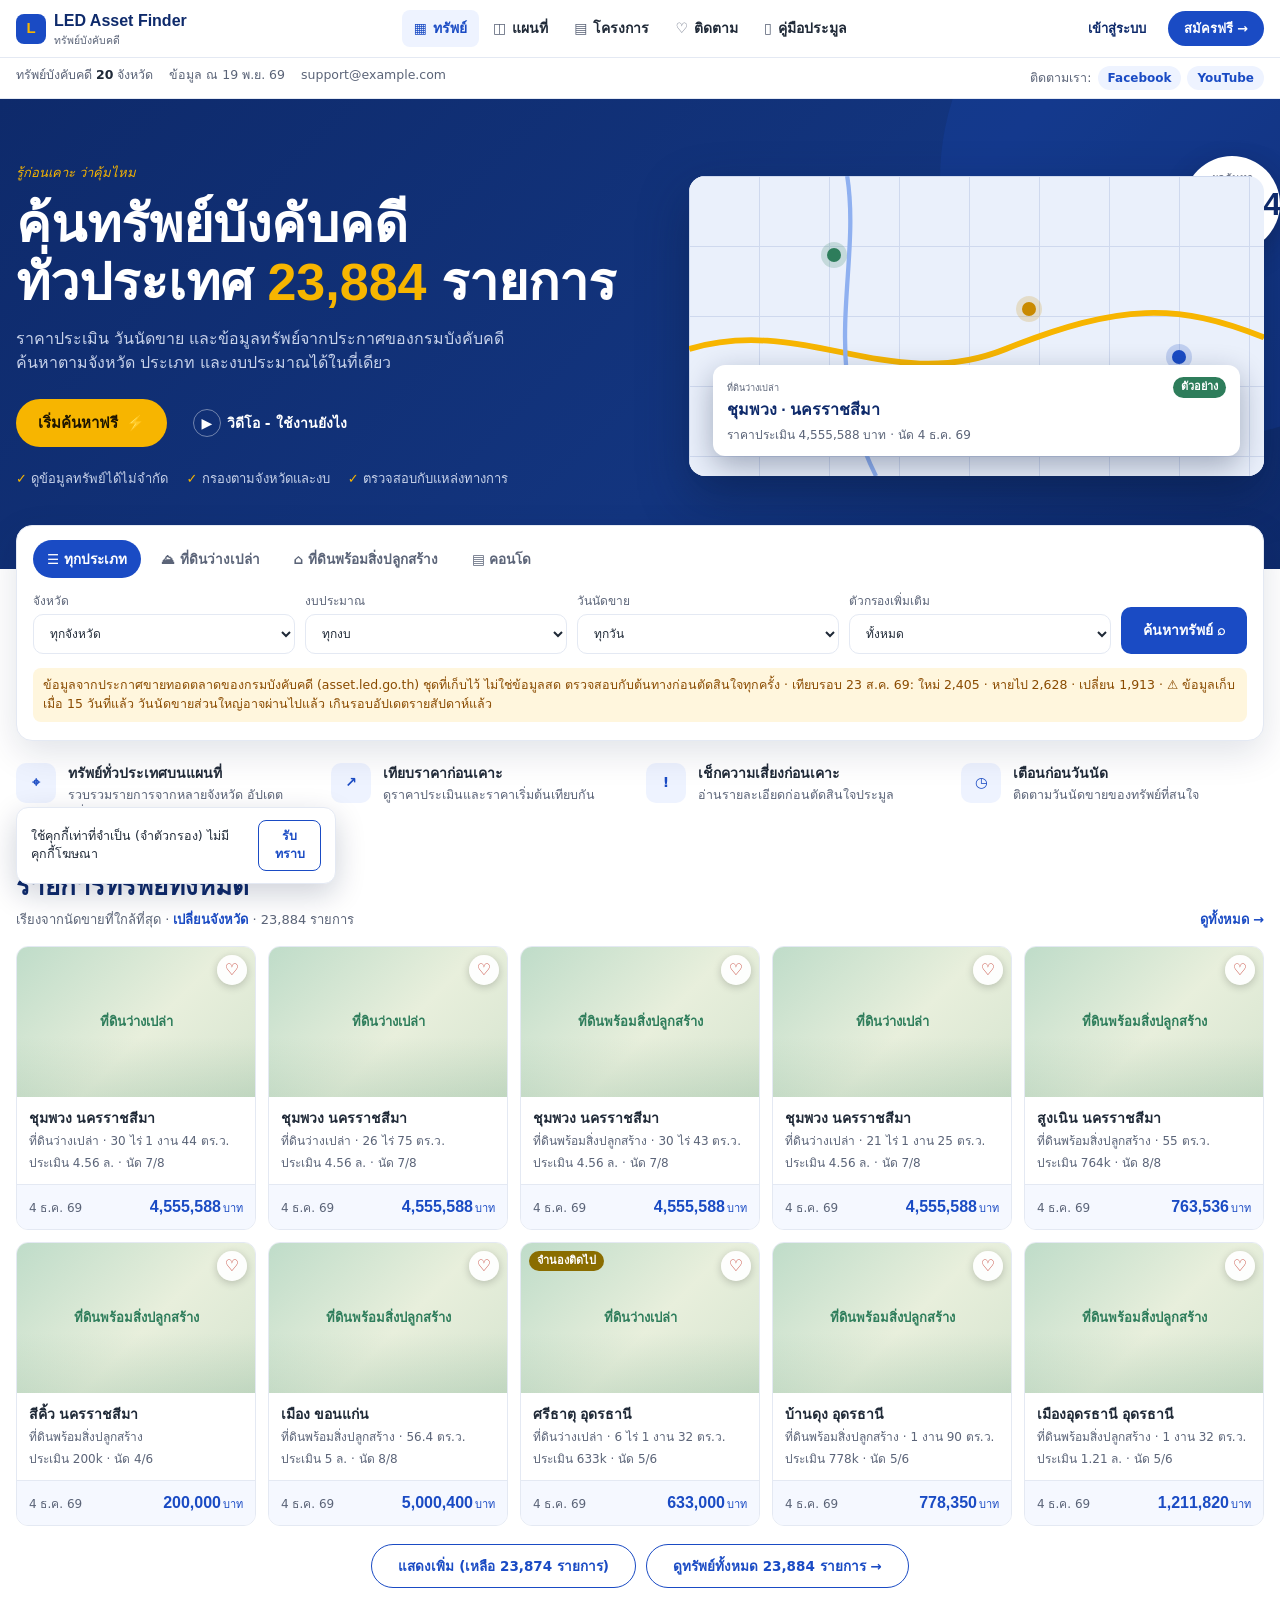
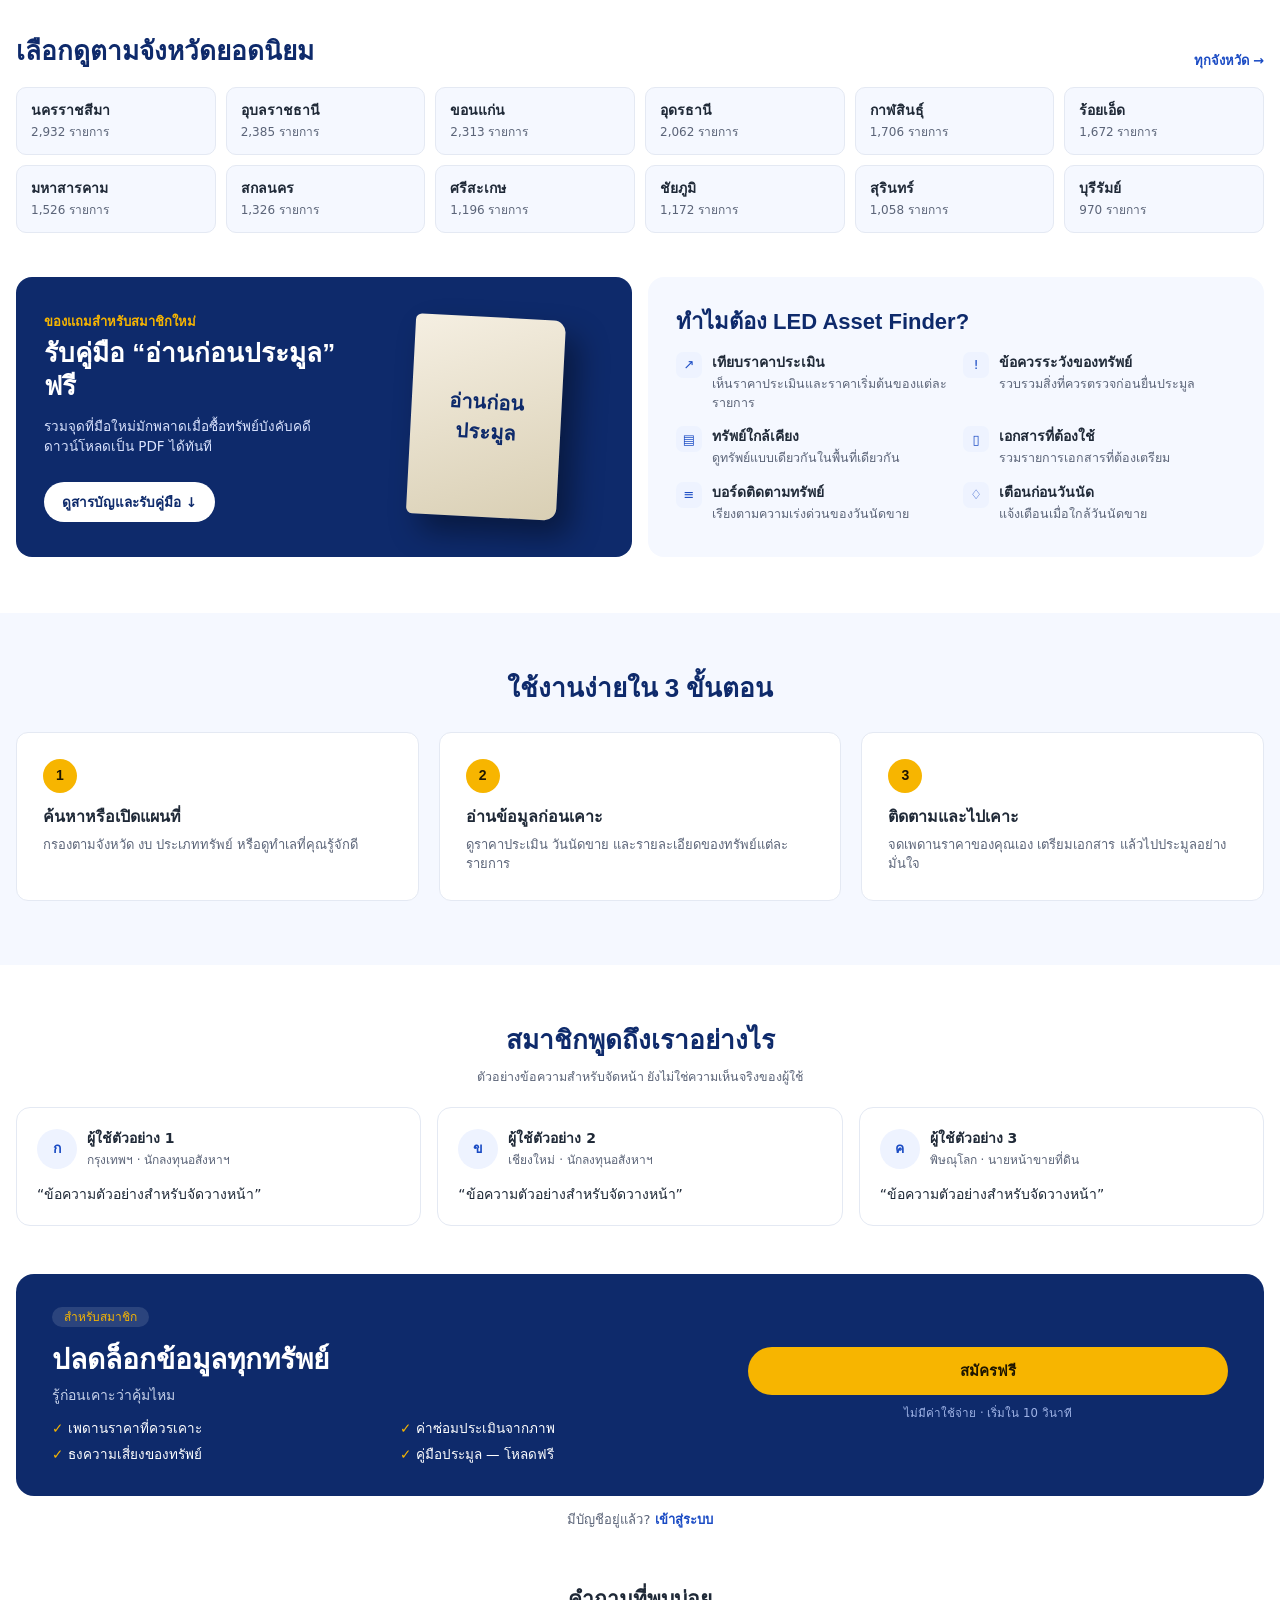
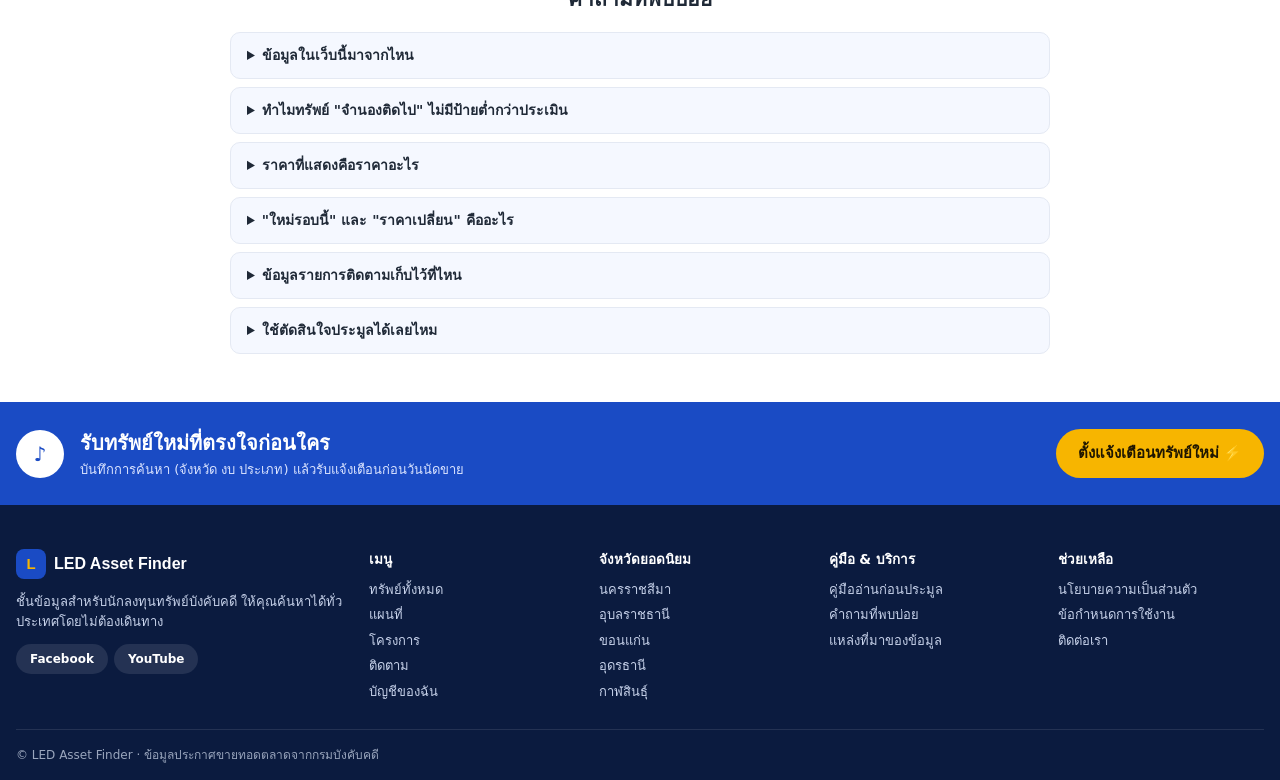
<file: site/index.html>
<!doctype html>
<html lang="th">
<head>
  <meta charset="utf-8">
  <meta name="viewport" content="width=device-width, initial-scale=1">
  <title>ค้นหาทรัพย์บังคับคดี | LED Asset Finder</title>
  <meta name="description" content="ค้นหาทรัพย์ประกาศขายทอดตลาดแยกตามจังหวัดและประเภท">
  <link rel="stylesheet" href="css/styles.css?v=8">
</head>
<body>
  <header class="site-header">
    <div class="wrap bar">
      <a class="brand" href="#top">
        <span class="brand-mark">L</span>
        <span>LED Asset Finder<small>ทรัพย์บังคับคดี</small></span>
      </a>
      <button class="menu-toggle" id="menuToggle" aria-expanded="false" aria-controls="mainNav">เมนู</button>
      <nav id="mainNav" class="main-nav" aria-label="เมนูหลัก">
        <a href="#top" class="active" data-action="all"><i>▦</i>ทรัพย์</a>
        <a href="map.html"><i>◫</i>แผนที่</a>
        <a href="#results" data-action="condo"><i>▤</i>โครงการ</a>
        <a href="#follow" data-action="follow"><i>♡</i>ติดตาม <em class="badge-n" data-follow-count></em></a>
        <a href="#guide" data-action="guide"><i>▯</i>คู่มือประมูล</a>
      </nav>
      <div class="header-actions">
        <a class="btn-ghost" id="loginBtn" href="#" data-action="login">เข้าสู่ระบบ</a>
        <a class="btn-signup" id="signupBtn" href="#" data-action="signup">สมัครฟรี →</a>
      </div>
    </div>
  </header>

  <div class="subbar">
    <div class="wrap">
      <span class="sub-left">ทรัพย์บังคับคดี <strong id="subCount">0</strong> จังหวัด<em id="subUpdated">อัปเดตทุกวัน</em><em>support@example.com</em></span>
      <span class="sub-right">ติดตามเรา: <a class="chip" href="https://www.facebook.com/" target="_blank" rel="noopener">Facebook</a><a class="chip" href="https://www.youtube.com/" target="_blank" rel="noopener">YouTube</a></span>
    </div>
  </div>

  <main id="top">
    <section class="hero" id="search">
      <div class="wrap hero-grid">
        <div>
          <p class="eyebrow">รู้ก่อนเคาะ ว่าคุ้มไหม</p>
          <h1>ค้นทรัพย์บังคับคดี<br>ทั่วประเทศ <span class="count" id="heroCount">0</span> รายการ</h1>
          <p class="lead">ราคาประเมิน วันนัดขาย และข้อมูลทรัพย์จากประกาศของกรมบังคับคดี ค้นหาตามจังหวัด ประเภท และงบประมาณได้ในที่เดียว</p>
          <div class="hero-actions">
            <a class="btn-cta" href="#results" data-action="search">เริ่มค้นหาฟรี <b>⚡</b></a>
            <a class="btn-line" href="#" data-action="video"><span>▶</span>วิดีโอ - ใช้งานยังไง</a>
          </div>
          <ul class="checks">
            <li>ดูข้อมูลทรัพย์ได้ไม่จำกัด</li>
            <li>กรองตามจังหวัดและงบ</li>
            <li>ตรวจสอบกับแหล่งทางการ</li>
          </ul>
        </div>
        <div class="preview" aria-hidden="true">
          <div class="badge-count"><div><span>ผลค้นหา</span><b id="badgeCount">0</b><span>รายการ</span></div></div>
          <div class="preview-map">
            <svg viewBox="0 0 400 260" preserveAspectRatio="none" class="roads">
              <path d="M0 150 C80 120 140 190 220 150 S340 110 400 140" />
              <path d="M110 0 C120 80 90 160 130 260" class="thin" />
            </svg>
            <span class="pin g" style="left:24%;top:24%"></span>
            <span class="pin y" style="left:58%;top:42%"></span>
            <span class="pin b" style="left:84%;top:58%"></span>
          </div>
          <div class="preview-card">
            <div class="pc-top"><small id="previewType">ทรัพย์</small><span class="pill">ตัวอย่าง</span></div>
            <b id="previewTitle">ตัวอย่างรายการ</b>
            <p id="previewMeta">เลือกจังหวัดเพื่อดูรายการ</p>
          </div>
        </div>
      </div>
    </section>

    <div class="wrap">
      <form class="search-panel" id="searchForm" role="search">
        <div class="tabs" role="tablist" aria-label="ประเภททรัพย์" id="typeTabs">
          <button type="button" class="tab" role="tab" data-type="" aria-selected="true">☰ ทุกประเภท</button>
          <button type="button" class="tab" role="tab" data-type="land" aria-selected="false">⛰ ที่ดินว่างเปล่า</button>
          <button type="button" class="tab" role="tab" data-type="house" aria-selected="false">⌂ ที่ดินพร้อมสิ่งปลูกสร้าง</button>
          <button type="button" class="tab" role="tab" data-type="condo" aria-selected="false">▤ คอนโด</button>
        </div>
        <div class="search-form">
          <label class="field"><span>จังหวัด</span>
            <select id="provinceSelect" name="province"></select>
          </label>
          <label class="field"><span>งบประมาณ</span>
            <select id="budgetSelect" name="budget">
              <option value="">ทุกงบ</option>
              <option value="300000">≤ 3 แสน</option>
              <option value="500000">≤ 5 แสน</option>
              <option value="1000000">≤ 1 ล้าน</option>
              <option value="3000000">≤ 3 ล้าน</option>
              <option value="10000000">≤ 10 ล้าน</option>
            </select>
          </label>
          <label class="field"><span>วันนัดขาย</span>
            <select id="dateSelect" name="date">
              <option value="">ทุกวัน</option>
              <option value="7">ภายใน 7 วัน</option>
              <option value="30">ภายใน 30 วัน</option>
              <option value="90">ภายใน 3 เดือน</option>
            </select>
          </label>
          <label class="field"><span>ตัวกรองเพิ่มเติม</span>
            <select id="signalSelect" name="signal">
              <option value="">ทั้งหมด</option>
              <option value="discount">ต่ำกว่าราคาประเมิน</option>
              <option value="nomort">ไม่ติดจำนอง</option>
              <option value="parcel">มีพิกัดแปลง</option>
              <option value="new">ใหม่รอบนี้</option>
            </select>
          </label>
          <button type="submit" class="btn-primary">ค้นหาทรัพย์ ⌕</button>
        </div>
        <p class="notice" id="dataNotice"></p>
      </form>

      <div class="features">
        <div class="feature"><span class="ico">⌖</span><div><b>ทรัพย์ทั่วประเทศบนแผนที่</b><p>รวบรวมรายการจากหลายจังหวัด อัปเดตสม่ำเสมอ</p></div></div>
        <div class="feature"><span class="ico">↗</span><div><b>เทียบราคาก่อนเคาะ</b><p>ดูราคาประเมินและราคาเริ่มต้นเทียบกัน</p></div></div>
        <div class="feature"><span class="ico">!</span><div><b>เช็กความเสี่ยงก่อนเคาะ</b><p>อ่านรายละเอียดก่อนตัดสินใจประมูล</p></div></div>
        <div class="feature"><span class="ico">◷</span><div><b>เตือนก่อนวันนัด</b><p>ติดตามวันนัดขายของทรัพย์ที่สนใจ</p></div></div>
      </div>

      <section class="section" id="results" aria-live="polite">
        <div class="section-head">
          <div>
            <h2 id="resultTitle">รายการทรัพย์ทั้งหมด</h2>
            <p>เรียงจากนัดขายที่ใกล้ที่สุด · <a class="link" href="#" data-action="provinces">เปลี่ยนจังหวัด</a> · <span id="resultCount"></span></p>
          </div>
          <a class="more-link" href="#" data-action="all">ดูทั้งหมด →</a>
        </div>
        <div class="cards" id="cards"></div>
        <p class="empty" id="empty" hidden>ไม่พบรายการตามเงื่อนไข</p>
        <div class="section-foot"><button type="button" class="btn-outline" id="moreBtn" hidden></button> <a class="btn-outline" href="#" data-action="all">ดูทรัพย์ทั้งหมด <span id="allCount">0</span> รายการ →</a></div>
      </section>

      <section class="section" id="provinces">
        <div class="section-head">
          <div><h2>เลือกดูตามจังหวัดยอดนิยม</h2></div>
          <a class="more-link" href="#" data-action="provinces">ทุกจังหวัด →</a>
        </div>
        <div class="provinces" id="provinceGrid"></div>
      </section>

      <section class="section" id="guide">
        <div class="duo">
          <div class="promo">
            <div>
              <p class="kicker">ของแถมสำหรับสมาชิกใหม่</p>
              <h3>รับคู่มือ “อ่านก่อนประมูล” ฟรี</h3>
              <p>รวมจุดที่มือใหม่มักพลาดเมื่อซื้อทรัพย์บังคับคดี ดาวน์โหลดเป็น PDF ได้ทันที</p>
              <a class="btn-white" href="#" data-action="guide">ดูสารบัญและรับคู่มือ ↓</a>
            </div>
            <div class="book" aria-hidden="true"><div class="book-cover">อ่านก่อน<br>ประมูล</div></div>
          </div>
          <div class="why">
            <h3>ทำไมต้อง LED Asset Finder?</h3>
            <div class="why-grid">
              <div><i>↗</i><b>เทียบราคาประเมิน</b><p>เห็นราคาประเมินและราคาเริ่มต้นของแต่ละรายการ</p></div>
              <div><i>!</i><b>ข้อควรระวังของทรัพย์</b><p>รวบรวมสิ่งที่ควรตรวจก่อนยื่นประมูล</p></div>
              <div><i>▤</i><b>ทรัพย์ใกล้เคียง</b><p>ดูทรัพย์แบบเดียวกันในพื้นที่เดียวกัน</p></div>
              <div><i>▯</i><b>เอกสารที่ต้องใช้</b><p>รวมรายการเอกสารที่ต้องเตรียม</p></div>
              <div><i>≡</i><b>บอร์ดติดตามทรัพย์</b><p>เรียงตามความเร่งด่วนของวันนัดขาย</p></div>
              <div><i>♢</i><b>เตือนก่อนวันนัด</b><p>แจ้งเตือนเมื่อใกล้วันนัดขาย</p></div>
            </div>
          </div>
        </div>
      </section>
    </div>

    <section class="band" id="how">
      <div class="wrap">
        <h2 class="center">ใช้งานง่ายใน 3 ขั้นตอน</h2>
        <div class="steps">
          <div class="step"><span class="num">1</span><h3>ค้นหาหรือเปิดแผนที่</h3><p>กรองตามจังหวัด งบ ประเภททรัพย์ หรือดูทำเลที่คุณรู้จักดี</p></div>
          <div class="step"><span class="num">2</span><h3>อ่านข้อมูลก่อนเคาะ</h3><p>ดูราคาประเมิน วันนัดขาย และรายละเอียดของทรัพย์แต่ละรายการ</p></div>
          <div class="step"><span class="num">3</span><h3>ติดตามและไปเคาะ</h3><p>จดเพดานราคาของคุณเอง เตรียมเอกสาร แล้วไปประมูลอย่างมั่นใจ</p></div>
        </div>
      </div>
    </section>

    <div class="wrap">
      <section class="section" id="reviews">
        <h2 class="center">สมาชิกพูดถึงเราอย่างไร</h2>
        <p class="center muted-note">ตัวอย่างข้อความสำหรับจัดหน้า ยังไม่ใช่ความเห็นจริงของผู้ใช้</p>
        <div class="reviews">
          <figure class="review"><div class="who"><span class="avatar">ก</span><div><b>ผู้ใช้ตัวอย่าง 1</b><small>กรุงเทพฯ · นักลงทุนอสังหาฯ</small></div></div><blockquote>“ข้อความตัวอย่างสำหรับจัดวางหน้า”</blockquote></figure>
          <figure class="review"><div class="who"><span class="avatar">ข</span><div><b>ผู้ใช้ตัวอย่าง 2</b><small>เชียงใหม่ · นักลงทุนอสังหาฯ</small></div></div><blockquote>“ข้อความตัวอย่างสำหรับจัดวางหน้า”</blockquote></figure>
          <figure class="review"><div class="who"><span class="avatar">ค</span><div><b>ผู้ใช้ตัวอย่าง 3</b><small>พิษณุโลก · นายหน้าขายที่ดิน</small></div></div><blockquote>“ข้อความตัวอย่างสำหรับจัดวางหน้า”</blockquote></figure>
        </div>
      </section>

      <section class="member" id="member">
        <div>
          <span class="tag">สำหรับสมาชิก</span>
          <h2>ปลดล็อกข้อมูลทุกทรัพย์</h2>
          <p>รู้ก่อนเคาะว่าคุ้มไหม</p>
          <ul>
            <li>เพดานราคาที่ควรเคาะ</li><li>ค่าซ่อมประเมินจากภาพ</li>
            <li>ธงความเสี่ยงของทรัพย์</li><li>คู่มือประมูล — โหลดฟรี</li>
          </ul>
        </div>
        <div class="member-cta">
          <a class="btn-cta full" href="#" data-action="signup">สมัครฟรี</a>
          <small>ไม่มีค่าใช้จ่าย · เริ่มใน 10 วินาที</small>
        </div>
      </section>
      <p class="center login-hint">มีบัญชีอยู่แล้ว? <a class="link" href="#" data-action="login">เข้าสู่ระบบ</a></p>
    </div>

    <div class="wrap">
      <section class="section" id="faq">
        <h2 class="center">คำถามที่พบบ่อย</h2>
        <div class="faq">
          <details><summary>ข้อมูลในเว็บนี้มาจากไหน</summary><p>ต้นทางคือประกาศขายทอดตลาดของกรมบังคับคดี เก็บเป็นรอบและประมวลผลทุกสัปดาห์ เว็บแสดงข้อมูลตามวันที่ในแถบด้านบน ไม่ใช่ข้อมูลสด และไม่แสดงชื่อคู่ความหรือผู้ถือกรรมสิทธิ์ ตำแหน่งบนแผนที่มาจากกรมที่ดิน (หมุดแปลง) หรือประมาณระดับตำบล (วงกลมประ)</p></details>
          <details><summary>ทำไมทรัพย์ "จำนองติดไป" ไม่มีป้ายต่ำกว่าประเมิน</summary><p>ทรัพย์แบบนี้ตั้งราคาเคาะต่ำ แต่ผู้ซื้อต้องรับภาระจำนองเพิ่ม เงินที่จ่ายจริงจึงอาจสูงกว่าราคาประเมินมาก เว็บยังไม่มียอดหนี้จึงไม่คำนวณส่วนลดให้</p></details>
          <details><summary>ราคาที่แสดงคือราคาอะไร</summary><p>การ์ดแสดงราคาเริ่มต้นเมื่อมี ถ้าไม่มีจะแสดงราคาประเมิน ป้าย "ต่ำกว่าประเมิน" แสดงเมื่อราคาเริ่มต้นต่ำกว่าราคาประเมิน</p></details>
          <details><summary>"ใหม่รอบนี้" และ "ราคาเปลี่ยน" คืออะไร</summary><p>ระบบเทียบข้อมูลรอบล่าสุดกับรอบก่อนหน้า รายการที่ไม่เคยอยู่ในรอบก่อนจะติดป้าย "ใหม่" รายการที่ราคาเริ่มต้นหรือวันนัดเปลี่ยนจะแจ้งไว้ในรายละเอียด ไม่ใช่คำแนะนำซื้อหรือขาย</p></details>
          <details><summary>ข้อมูลรายการติดตามเก็บไว้ที่ไหน</summary><p>เก็บในเบราว์เซอร์ของคุณเท่านั้น หากล้างข้อมูลเบราว์เซอร์ รายการจะหายไป</p></details>
          <details><summary>ใช้ตัดสินใจประมูลได้เลยไหม</summary><p>ไม่ควร ให้ตรวจประกาศและเงื่อนไขกับกรมบังคับคดีทุกครั้งก่อนเข้าประมูล</p></details>
        </div>
      </section>
    </div>

    <section class="alert-band" id="follow">
      <div class="wrap alert-in">
        <span class="bell">♪</span>
        <div><h3>รับทรัพย์ใหม่ที่ตรงใจก่อนใคร</h3><p>บันทึกการค้นหา (จังหวัด งบ ประเภท) แล้วรับแจ้งเตือนก่อนวันนัดขาย</p></div>
        <a class="btn-cta" href="#" data-action="alert">ตั้งแจ้งเตือนทรัพย์ใหม่ ⚡</a>
      </div>
    </section>
  </main>

  <footer class="site-footer">
    <div class="wrap">
      <div class="foot-grid">
        <div>
          <a class="brand light" href="#top"><span class="brand-mark">L</span><span>LED Asset Finder</span></a>
          <p>ชั้นข้อมูลสำหรับนักลงทุนทรัพย์บังคับคดี ให้คุณค้นหาได้ทั่วประเทศโดยไม่ต้องเดินทาง</p>
          <div class="foot-social"><a class="chip dark" href="https://www.facebook.com/" target="_blank" rel="noopener">Facebook</a><a class="chip dark" href="https://www.youtube.com/" target="_blank" rel="noopener">YouTube</a></div>
        </div>
        <div>
          <h4>เมนู</h4>
          <ul><li><a href="#" data-action="all">ทรัพย์ทั้งหมด</a></li><li><a href="map.html">แผนที่</a></li><li><a href="#" data-action="condo">โครงการ</a></li><li><a href="#" data-action="follow">ติดตาม</a></li><li><a href="#" data-action="login">บัญชีของฉัน</a></li></ul>
        </div>
        <div>
          <h4>จังหวัดยอดนิยม</h4>
          <ul id="footProvinces"></ul>
        </div>
        <div>
          <h4>คู่มือ &amp; บริการ</h4>
          <ul><li><a href="#" data-action="guide">คู่มืออ่านก่อนประมูล</a></li><li><a href="#faq">คำถามที่พบบ่อย</a></li><li><a href="#" data-info="about">แหล่งที่มาของข้อมูล</a></li></ul>
        </div>
        <div>
          <h4>ช่วยเหลือ</h4>
          <ul><li><a href="#" data-info="privacy">นโยบายความเป็นส่วนตัว</a></li><li><a href="#" data-info="terms">ข้อกำหนดการใช้งาน</a></li><li><a href="#" data-info="contact">ติดต่อเรา</a></li></ul>
        </div>
      </div>
      <div class="foot-bottom" id="about">© LED Asset Finder · ข้อมูลประกาศขายทอดตลาดจากกรมบังคับคดี <span id="footNote"></span></div>
    </div>
  </footer>

  <div class="cookie" id="cookie">
    <p>ใช้คุกกี้เท่าที่จำเป็น (จำตัวกรอง) ไม่มีคุกกี้โฆษณา</p>
    <button type="button" id="cookieOk">รับทราบ</button>
  </div>

  <div class="modal" id="modal" hidden role="dialog" aria-modal="true" aria-labelledby="modalTitle">
    <div class="modal-box">
      <div class="modal-head"><h3 id="modalTitle"></h3><button type="button" class="x" data-close aria-label="ปิด">✕</button></div>
      <div class="modal-body" id="modalBody"></div>
    </div>
  </div>

  <script type="module" src="js/app.js?v=8"></script>
</body>
</html>
</file>
<file: site/css/styles.css>
:root {
  --ink: #1f2937;
  --muted: #5b6478;
  --bg: #ffffff;
  --soft: #f5f8ff;
  --soft-2: #eef3ff;
  --card: #ffffff;
  --navy: #0e2a6b;
  --navy-deep: #0b1b3f;
  --blue: #1a4bc4;
  --yellow: #f7b500;
  --green: #2e7d5b;
  --green-soft: #e3f4f1;
  --line: #e4e9f3;
  --radius: 12px;
}
* { box-sizing: border-box; }
html { scroll-behavior: smooth; }
body {
  margin: 0;
  font-family: Inter, Sarabun, "Noto Sans Thai", system-ui, sans-serif;
  font-size: 14px;
  color: var(--ink);
  background: var(--bg);
  line-height: 1.5;
}
h1, h2, h3, .brand, .btn-primary, .btn-cta { font-family: Prompt, Sarabun, "Noto Sans Thai", sans-serif; }
a { color: inherit; text-decoration: none; }
button, input, select { font: inherit; }
.wrap { width: 100%; max-width: 1280px; margin: 0 auto; padding: 0 16px; }

/* header */
.site-header {
  position: sticky; top: 0; z-index: 30; background: #fffffff2; backdrop-filter: blur(8px);
  border-bottom: 1px solid var(--line);
}
.bar { display: flex; align-items: center; justify-content: space-between; height: 57px; gap: 16px; }
.brand { display: flex; align-items: center; gap: 8px; font-weight: 700; font-size: 16px; color: var(--navy); }
.brand-mark {
  width: 30px; height: 30px; border-radius: 8px; background: var(--blue);
  display: grid; place-items: center; color: var(--yellow); font-weight: 800; font-size: 15px;
}
.brand small { display: block; font-weight: 400; font-size: 10.5px; color: var(--muted); }
.main-nav { display: flex; align-items: center; gap: 2px; }
.main-nav a {
  padding: 8px 12px; border-radius: 8px; font-size: 14px; font-weight: 600; color: var(--ink);
}
.main-nav a.active { color: var(--blue); background: var(--soft-2); }
.main-nav a:hover { background: var(--soft); }
.header-actions { display: flex; align-items: center; gap: 8px; }
.btn-ghost {
  padding: 8px 14px; border-radius: 9999px; color: var(--navy); font-weight: 600; font-size: 13px;
}
.btn-signup {
  padding: 8px 16px; border-radius: 9999px; background: var(--blue); color: #fff; font-weight: 700; font-size: 13px;
}
.menu-toggle {
  display: none; background: transparent; color: var(--ink); border: 1px solid var(--line);
  border-radius: 8px; padding: 6px 12px; cursor: pointer;
}

.subbar { border-bottom: 1px solid var(--line); background: var(--bg); font-size: 12.5px; color: var(--muted); }
.subbar .wrap { display: flex; justify-content: space-between; gap: 12px; padding-top: 8px; padding-bottom: 8px; flex-wrap: wrap; }
.subbar strong { color: var(--ink); }

/* hero */
.hero {
  position: relative; overflow: hidden; color: #fff;
  background: linear-gradient(135deg, var(--navy) 0%, #13357f 60%, var(--navy) 100%);
  padding: 56px 0 48px;
}
.hero::after {
  content: ""; position: absolute; right: -180px; top: -180px; width: 520px; height: 520px;
  border-radius: 50%; background: #1a4bc433; pointer-events: none;
}
.hero-grid { position: relative; z-index: 1; display: grid; grid-template-columns: 1.1fr 1fr; gap: 40px; align-items: center; }
.eyebrow { color: #c7d2ea; font-size: 13px; margin: 0 0 12px; }
.hero h1 { margin: 0; font-size: 52px; line-height: 1.12; font-weight: 700; }
.hero h1 .count { color: var(--yellow); }
.lead { margin: 16px 0 24px; color: #c7d2ea; font-size: 16px; max-width: 520px; }
.hero-actions { display: flex; gap: 12px; align-items: center; flex-wrap: wrap; }
.btn-cta {
  display: inline-flex; align-items: center; gap: 8px; padding: 13px 22px; border-radius: 9999px;
  background: var(--yellow); color: #1f1600; font-weight: 700; font-size: 15px; border: 0; cursor: pointer;
}
.btn-line { color: #fff; font-weight: 600; font-size: 14px; padding: 10px 14px; }
.btn-line span { display: inline-grid; place-items: center; width: 28px; height: 28px; border-radius: 50%; border: 1px solid #ffffff66; margin-right: 6px; }
.checks { display: flex; gap: 18px; flex-wrap: wrap; margin: 22px 0 0; padding: 0; list-style: none; font-size: 13px; color: #c7d2ea; }
.checks li::before { content: "\2713  "; color: var(--yellow); font-weight: 700; }

.preview {
  background: #ffffff14; border: 1px solid #ffffff26; border-radius: 16px; padding: 16px; position: relative;
}
.preview-map {
  height: 260px; border-radius: 12px; background: #1d3f8f;
  background-image: linear-gradient(#ffffff14 1px, transparent 1px), linear-gradient(90deg, #ffffff14 1px, transparent 1px);
  background-size: 40px 40px; position: relative; overflow: hidden;
}
.pin { position: absolute; width: 14px; height: 14px; border-radius: 50%; background: var(--yellow); box-shadow: 0 0 0 6px #f7b50033; }
.preview-card {
  position: absolute; left: 16px; right: 16px; bottom: 16px; background: #fff; color: var(--ink);
  border-radius: 12px; padding: 12px 14px; box-shadow: 0 10px 30px #0b1b3f55;
}
.preview-card b { font-size: 14px; }
.preview-card p { margin: 4px 0 0; font-size: 12px; color: var(--muted); }
.badge-count {
  position: absolute; right: -12px; top: -12px; width: 86px; height: 86px; border-radius: 50%;
  background: #fff; color: var(--navy); display: grid; place-content: center; text-align: center;
  box-shadow: 0 8px 24px #0b1b3f55;
}
.badge-count b { font-size: 26px; line-height: 1; font-family: Prompt, sans-serif; }
.badge-count span { font-size: 11px; color: var(--muted); }

/* search panel */
.search-panel {
  position: relative; z-index: 2; margin-top: -28px; background: var(--card); border-radius: 16px;
  box-shadow: 0 12px 36px #0b1b3f1f; padding: 14px 16px 18px; border: 1px solid var(--line);
}
.tabs { display: flex; gap: 6px; flex-wrap: wrap; margin-bottom: 14px; }
.tab {
  border: 0; background: transparent; padding: 9px 14px; border-radius: 9999px; cursor: pointer;
  color: var(--muted); font-weight: 600; font-size: 13.5px;
}
.tab[aria-selected="true"] { background: var(--blue); color: #fff; }
.search-form { display: grid; grid-template-columns: repeat(5, 1fr) auto; gap: 10px; align-items: end; }
.field { display: flex; flex-direction: column; gap: 4px; font-size: 12px; color: var(--muted); }
.field select, .field input {
  padding: 11px 12px; border: 1px solid var(--line); border-radius: 10px; background: var(--bg); color: var(--ink);
}
.btn-primary {
  padding: 13px 22px; border: 0; border-radius: 10px; background: var(--blue); color: #fff;
  font-weight: 700; cursor: pointer; font-size: 14px;
}
.notice { margin: 14px 0 0; font-size: 12.5px; color: var(--muted); }

/* feature strip */
.features { display: grid; grid-template-columns: repeat(4, 1fr); gap: 12px; padding: 22px 0 8px; }
.feature { display: flex; gap: 12px; align-items: flex-start; }
.feature .ico {
  flex: none; width: 40px; height: 40px; border-radius: 10px; background: var(--soft-2); color: var(--blue);
  display: grid; place-items: center; font-weight: 700;
}
.feature b { display: block; font-size: 14px; }
.feature p { margin: 2px 0 0; font-size: 12.5px; color: var(--muted); }

/* sections */
.section { padding: 36px 0 8px; }
.section-head { display: flex; justify-content: space-between; align-items: flex-end; gap: 12px; margin-bottom: 16px; }
.section-head h2 { margin: 0; font-size: 26px; font-weight: 700; color: var(--navy); }
.section-head p { margin: 4px 0 0; color: var(--muted); font-size: 13px; }
.more-link { color: var(--blue); font-weight: 600; font-size: 13px; white-space: nowrap; }
.section-foot { text-align: center; margin-top: 18px; }
.btn-outline {
  display: inline-block; padding: 10px 20px; border-radius: 9999px; border: 1.5px solid var(--blue);
  color: var(--blue); font-weight: 700; font-size: 13.5px; background: transparent; cursor: pointer;
}

/* listing cards */
.cards { display: grid; grid-template-columns: repeat(5, 1fr); gap: 12px; }
.card {
  background: var(--card); border: 1px solid var(--line); border-radius: var(--radius); overflow: hidden;
  display: flex; flex-direction: column;
}
.thumb {
  height: 140px; position: relative; background: linear-gradient(135deg, #cfe7d9, #e7efe1);
  display: grid; place-items: center; color: var(--green); font-size: 13px; font-weight: 600;
}
.thumb .tags { position: absolute; left: 8px; top: 8px; display: flex; gap: 4px; }
.pill { font-size: 11px; padding: 2px 8px; border-radius: 9999px; background: var(--green); color: #fff; font-weight: 600; }
.pill.warn { background: var(--yellow); color: #3a2a00; }
.card-body { padding: 12px; display: flex; flex-direction: column; gap: 4px; flex: 1; }
.card-body h3 { margin: 0; font-size: 14px; font-weight: 600; line-height: 1.35; }
.card-body .meta { font-size: 12px; color: var(--muted); }
.card-foot {
  display: flex; justify-content: space-between; align-items: baseline; gap: 8px;
  border-top: 1px solid var(--line); padding: 10px 12px; font-size: 12px; color: var(--muted);
}
.price { font-weight: 700; color: var(--blue); font-size: 16px; font-family: Prompt, sans-serif; }
.empty { color: var(--muted); padding: 24px 0; text-align: center; }

/* province tiles */
.provinces { display: grid; grid-template-columns: repeat(6, 1fr); gap: 10px; }
.prov {
  background: var(--soft); border: 1px solid var(--line); border-radius: 10px; padding: 12px 14px;
  cursor: pointer; text-align: left; color: var(--ink);
}
.prov:hover { border-color: var(--blue); }
.prov b { display: block; font-size: 14px; }
.prov span { font-size: 12px; color: var(--muted); }

/* two-column promo */
.duo { display: grid; grid-template-columns: 1fr 1fr; gap: 16px; }
.promo {
  background: var(--blue); color: #fff; border-radius: 16px; padding: 28px; position: relative; overflow: hidden;
}
.promo .kicker { color: var(--yellow); font-size: 13px; font-weight: 600; margin: 0 0 6px; }
.promo h3 { margin: 0; font-size: 26px; line-height: 1.25; }
.promo p { color: #dbe4ff; font-size: 13.5px; }
.why { background: var(--soft); border-radius: 16px; padding: 28px; }
.why h3 { margin: 0 0 14px; font-size: 22px; color: var(--navy); }
.why-grid { display: grid; grid-template-columns: 1fr 1fr; gap: 14px; }
.why-grid div b { display: block; font-size: 14px; }
.why-grid div p { margin: 2px 0 0; font-size: 12.5px; color: var(--muted); }
.btn-white {
  display: inline-block; margin-top: 12px; background: #fff; color: var(--navy); border-radius: 9999px;
  padding: 10px 18px; font-weight: 700; font-size: 13.5px;
}

/* steps */
.steps { display: grid; grid-template-columns: repeat(3, 1fr); gap: 14px; }
.step { background: var(--card); border: 1px solid var(--line); border-radius: var(--radius); padding: 20px; }
.step .num {
  width: 34px; height: 34px; border-radius: 50%; background: var(--yellow); color: #1f1600;
  display: grid; place-items: center; font-weight: 800; font-family: Prompt, sans-serif;
}
.step h3 { margin: 12px 0 6px; font-size: 16px; }
.step p { margin: 0; color: var(--muted); font-size: 13px; }

/* faq */
.faq { display: grid; gap: 8px; max-width: 820px; }
.faq details { background: var(--soft); border: 1px solid var(--line); border-radius: 10px; padding: 12px 16px; }
.faq summary { cursor: pointer; font-weight: 600; }
.faq p { margin: 8px 0 0; color: var(--muted); }

/* footer */
.site-footer { background: var(--navy-deep); color: #c7d2ea; margin-top: 48px; padding: 40px 0 0; font-size: 13px; }
.foot-grid { display: grid; grid-template-columns: 1.4fr 1fr 1fr 1fr; gap: 24px; }
.foot-grid h4 { margin: 0 0 10px; color: #fff; font-size: 13.5px; }
.foot-grid ul { list-style: none; margin: 0; padding: 0; display: grid; gap: 6px; }
.foot-grid a:hover { color: #fff; }
.foot-bottom { border-top: 1px solid #ffffff1a; margin-top: 28px; padding: 16px 0; font-size: 12px; color: #9aa6bd; }

@media (max-width: 1100px) {
  .cards { grid-template-columns: repeat(3, 1fr); }
  .provinces { grid-template-columns: repeat(4, 1fr); }
  .features { grid-template-columns: repeat(2, 1fr); }
}
@media (max-width: 900px) {
  .hero-grid, .duo { grid-template-columns: 1fr; }
  .hero h1 { font-size: 38px; }
  .main-nav { display: none; position: absolute; left: 0; right: 0; top: 57px; flex-direction: column; align-items: stretch; background: var(--bg); padding: 8px 16px 16px; border-bottom: 1px solid var(--line); }
  .main-nav.open { display: flex; }
  .menu-toggle { display: inline-block; }
  .btn-ghost { display: none; }
  .search-form { grid-template-columns: 1fr 1fr; }
  .steps { grid-template-columns: 1fr; }
  .foot-grid { grid-template-columns: 1fr 1fr; }
}
@media (max-width: 560px) {
  .hero { padding: 36px 0 40px; }
  .hero h1 { font-size: 32px; }
  .search-form { grid-template-columns: 1fr; }
  .btn-primary { width: 100%; }
  .cards { grid-template-columns: repeat(2, 1fr); }
  .provinces { grid-template-columns: repeat(2, 1fr); }
  .features { grid-template-columns: 1fr; }
  .why-grid { grid-template-columns: 1fr; }
  .section-head h2 { font-size: 22px; }
}

/* ---- clone pass: match reference layout ---- */
.main-nav a i { font-style: normal; margin-right: 6px; color: var(--muted); }
.main-nav a.active i { color: var(--blue); }
.sub-left em { font-style: normal; margin-left: 16px; }
.sub-right { display: flex; align-items: center; gap: 6px; }
.chip { display: inline-block; padding: 3px 10px; border-radius: 9999px; background: var(--soft-2); color: var(--blue); font-weight: 600; font-size: 12px; }
.chip.dark { background: #ffffff1a; color: #fff; padding: 6px 14px; margin-right: 6px; }
.hero { padding: 64px 0 80px; }
.eyebrow { font-style: italic; color: var(--yellow); }
.btn-cta b { font-weight: 400; }
.btn-cta.full { width: 100%; justify-content: center; }
.preview { background: #fff; border: 0; padding: 0; overflow: visible; box-shadow: 0 20px 50px #0b1b3f66; }
.preview-map { height: 300px; border-radius: 16px; background: #eaf0fb;
  background-image: linear-gradient(#cfd9ee 1px, transparent 1px), linear-gradient(90deg, #cfd9ee 1px, transparent 1px); background-size: 70px 70px; }
.roads { position: absolute; inset: 0; width: 100%; height: 100%; }
.roads path { fill: none; stroke: var(--yellow); stroke-width: 5; }
.roads .thin { stroke: #8fb0f0; stroke-width: 3; }
.pin.g { background: var(--green); box-shadow: 0 0 0 6px #2e7d5b33; }
.pin.y { background: #c98a00; box-shadow: 0 0 0 6px #c98a0033; }
.pin.b { background: var(--blue); box-shadow: 0 0 0 6px #1a4bc433; }
.preview-card { left: 24px; right: 24px; bottom: 20px; }
.pc-top { display: flex; justify-content: space-between; align-items: center; font-size: 11px; color: var(--muted); }
.preview-card b { font-family: Prompt, sans-serif; font-size: 16px; color: var(--navy); }
.badge-count { top: -20px; right: -16px; width: 96px; height: 96px; }
.badge-count b { display: block; font-size: 32px; color: var(--navy); }
.search-panel { margin-top: -44px; }
.search-form { grid-template-columns: repeat(4, 1fr) auto; }
.tab { display: inline-flex; align-items: center; gap: 6px; }
.link { color: var(--blue); font-weight: 600; }
.card .thumb { height: 150px; background-image: linear-gradient(135deg, #bfdcc9, #e8efdc 55%, #d6e4cf); }
.card .thumb::after { content: ""; position: absolute; inset: auto 0 0 0; height: 40%; background: linear-gradient(transparent, #2e7d5b22); }
.pill { display: inline-block; }
.card-foot { background: var(--soft); }
.btn-outline { padding: 11px 26px; }
.prov { background: var(--soft); }
.promo { display: grid; grid-template-columns: 1.3fr 1fr; gap: 18px; align-items: center; background: var(--navy); min-height: 280px; }
.book { display: grid; place-items: center; }
.book-cover { width: 150px; height: 200px; border-radius: 6px 12px 12px 6px; background: linear-gradient(160deg, #f5efe2, #d9cfb4); color: var(--navy); font-family: Prompt, sans-serif; font-weight: 700; font-size: 20px; display: grid; place-items: center; text-align: center; box-shadow: 14px 16px 30px #0006; transform: rotate(3deg); }
.why-grid { grid-template-columns: 1fr 1fr; }
.why-grid div { position: relative; padding-left: 36px; }
.why-grid i { position: absolute; left: 0; top: 0; width: 26px; height: 26px; border-radius: 7px; background: var(--soft-2); color: var(--blue); display: grid; place-items: center; font-style: normal; font-size: 13px; }
.band { background: var(--soft); margin-top: 48px; padding: 56px 0 64px; }
.center { text-align: center; }
.band h2, #reviews h2 { margin: 0 0 24px; font-size: 26px; color: var(--navy); font-family: Prompt, sans-serif; }
.steps { gap: 20px; }
.step { padding: 26px; }
.muted-note { margin: -16px 0 20px; color: var(--muted); font-size: 12.5px; }
#reviews { padding-top: 56px; }
.reviews { display: grid; grid-template-columns: repeat(3, 1fr); gap: 16px; }
.review { margin: 0; background: var(--card); border: 1px solid var(--line); border-radius: 14px; padding: 20px; }
.who { display: flex; gap: 10px; align-items: center; }
.avatar { width: 40px; height: 40px; border-radius: 50%; background: var(--soft-2); color: var(--blue); display: grid; place-items: center; font-weight: 700; }
.who b { display: block; font-size: 14px; } .who small { color: var(--muted); font-size: 12px; }
.review blockquote { margin: 14px 0 0; color: var(--ink); font-size: 14px; }
.member { margin-top: 40px; background: var(--navy); color: #fff; border-radius: 18px; padding: 32px 36px; display: grid; grid-template-columns: 1.4fr 1fr; gap: 24px; align-items: center; }
.member .tag { background: #ffffff1f; color: var(--yellow); border-radius: 9999px; padding: 3px 12px; font-size: 12px; }
.member h2 { margin: 12px 0 4px; font-family: Prompt, sans-serif; font-size: 28px; }
.member p { margin: 0 0 12px; color: #c7d2ea; }
.member ul { list-style: none; padding: 0; margin: 0; display: grid; grid-template-columns: 1fr 1fr; gap: 6px 24px; font-size: 13.5px; }
.member li::before { content: "\2713  "; color: var(--yellow); }
.member-cta { text-align: center; } .member-cta small { display: block; margin-top: 10px; color: #9fb3e6; }
.login-hint { margin: 14px 0 0; color: var(--muted); font-size: 13px; }
.alert-band { background: var(--blue); color: #fff; margin-top: 40px; padding: 26px 0; }
.alert-in { display: flex; align-items: center; gap: 16px; }
.alert-in > div { flex: 1; } .alert-in h3 { margin: 0; font-family: Prompt, sans-serif; font-size: 20px; } .alert-in p { margin: 2px 0 0; color: #dbe4ff; font-size: 13px; }
.bell { width: 48px; height: 48px; border-radius: 50%; background: #fff; color: var(--blue); display: grid; place-items: center; font-size: 20px; flex: none; }
.site-footer { margin-top: 0; padding-top: 44px; }
.foot-grid { grid-template-columns: 1.6fr 1fr 1fr 1fr 1fr; }
.brand.light { color: #fff; margin-bottom: 10px; }
.cookie { position: fixed; left: 16px; bottom: 16px; z-index: 40; max-width: 320px; background: #fff; color: var(--ink); border: 1px solid var(--line); border-radius: 12px; padding: 12px 14px; box-shadow: 0 10px 30px #0b1b3f33; display: flex; gap: 12px; align-items: center; font-size: 12.5px; }
.cookie p { margin: 0; } .cookie button { border: 1px solid var(--blue); background: #fff; color: var(--blue); border-radius: 8px; padding: 6px 12px; cursor: pointer; font-weight: 600; }
.cookie[hidden] { display: none; }
@media (max-width: 1100px) { .search-form { grid-template-columns: 1fr 1fr; } .reviews { grid-template-columns: 1fr; } .foot-grid { grid-template-columns: 1fr 1fr; } }
@media (max-width: 900px) { .promo, .member { grid-template-columns: 1fr; } .book { display: none; } .alert-in { flex-wrap: wrap; } .member ul { grid-template-columns: 1fr; } }
@media (max-width: 560px) { .search-form { grid-template-columns: 1fr; } .sub-right { display: none; } .foot-grid { grid-template-columns: 1fr; } .tabs { overflow-x: auto; flex-wrap: nowrap; } .tab { white-space: nowrap; } }

/* ---- interactive pieces ---- */
.badge-n { font-style: normal; background: var(--yellow); color: #1f1600; border-radius: 9999px; padding: 0 6px; font-size: 11px; margin-left: 4px; }
.badge-n:empty { display: none; }
.heart { position: absolute; right: 8px; top: 8px; width: 30px; height: 30px; border-radius: 50%; border: 0; background: #fffffff0; color: #c0392b; font-size: 16px; cursor: pointer; box-shadow: 0 2px 8px #0003; }
.card { cursor: pointer; position: relative; }
.card:hover, .card:focus-visible { border-color: var(--blue); box-shadow: 0 8px 22px #1a4bc41f; outline: none; }
.price small { font-size: 11px; font-weight: 500; margin-left: 2px; }
.pill.vd { background: var(--green); } .pill.vd.ok { background: #3b82c4; } .pill.vd.wait { background: #8a6d00; } .pill.vd.warnv { background: #c26a00; } .pill.vd.bad { background: #b3261e; }
.section-foot { display: flex; gap: 10px; justify-content: center; flex-wrap: wrap; }
.faq { margin: 0 auto; }
.modal { position: fixed; inset: 0; z-index: 60; background: #0b1b3f99; display: grid; place-items: center; padding: 16px; }
.modal[hidden] { display: none; }
.modal-box { background: #fff; border-radius: 16px; width: 100%; max-width: 560px; max-height: 88vh; overflow: auto; box-shadow: 0 20px 60px #0008; }
.modal-head { display: flex; justify-content: space-between; align-items: center; padding: 16px 20px; border-bottom: 1px solid var(--line); position: sticky; top: 0; background: #fff; }
.modal-head h3 { margin: 0; font-size: 18px; color: var(--navy); font-family: Prompt, sans-serif; }
.modal-body { padding: 18px 20px 22px; }
.x { border: 0; background: transparent; cursor: pointer; font-size: 16px; color: var(--muted); }
.mform { display: grid; gap: 12px; }
.mform label { display: grid; gap: 4px; font-size: 12.5px; color: var(--muted); }
.mform input { padding: 11px 12px; border: 1px solid var(--line); border-radius: 10px; font: inherit; color: var(--ink); }
.hint { color: var(--muted); font-size: 12.5px; margin: 6px 0; }
.chipline { background: var(--soft); border-radius: 10px; padding: 10px 12px; }
.plain { list-style: none; margin: 0; padding: 0; display: grid; gap: 8px; }
.plain li { position: relative; padding: 10px 28px 10px 12px; background: var(--soft); border-radius: 10px; display: grid; gap: 2px; font-size: 13px; }
.plain li .x { position: absolute; right: 8px; top: 8px; }
.plain.check li { padding-left: 32px; } .plain.check li::before { content: "\2610"; position: absolute; left: 10px; color: var(--blue); }
.urgent { color: #b3261e; }
.kv { display: grid; grid-template-columns: 110px 1fr; gap: 8px 12px; margin: 14px 0; }
.kv dt { color: var(--muted); } .kv dd { margin: 0; }
.detail-head { display: flex; gap: 6px; flex-wrap: wrap; }
.detail-actions { display: flex; gap: 10px; flex-wrap: wrap; margin-top: 14px; }
.detail-actions .btn-primary, .detail-actions .btn-outline { text-decoration: none; }
.guide { padding-left: 20px; display: grid; gap: 10px; }
.provinces.all { grid-template-columns: repeat(3, 1fr); }
@media (max-width: 560px) { .provinces.all { grid-template-columns: repeat(2, 1fr); } .kv { grid-template-columns: 90px 1fr; } }

/* ---- real-data additions ---- */
.thumb img { position: absolute; inset: 0; width: 100%; height: 100%; object-fit: cover; }
.thumb .tags, .thumb .heart { z-index: 2; }
.pill.mort { background: #8a6d00; }
.past { font-style: normal; color: #b3261e; font-size: 11px; margin-left: 4px; }
.warnbox { background: #fff6dd; border: 1px solid #f0d78a; border-radius: 10px; padding: 10px 12px; font-size: 13px; color: #5a4300; }
.detail-img { width: 100%; max-height: 260px; object-fit: cover; border-radius: 10px; margin-top: 8px; }
.notice.stale { color: #8a4b00; background: #fff6dd; border-radius: 8px; padding: 8px 10px; }

.pill.pin-ok { background: #1a4bc4; }
</file>
